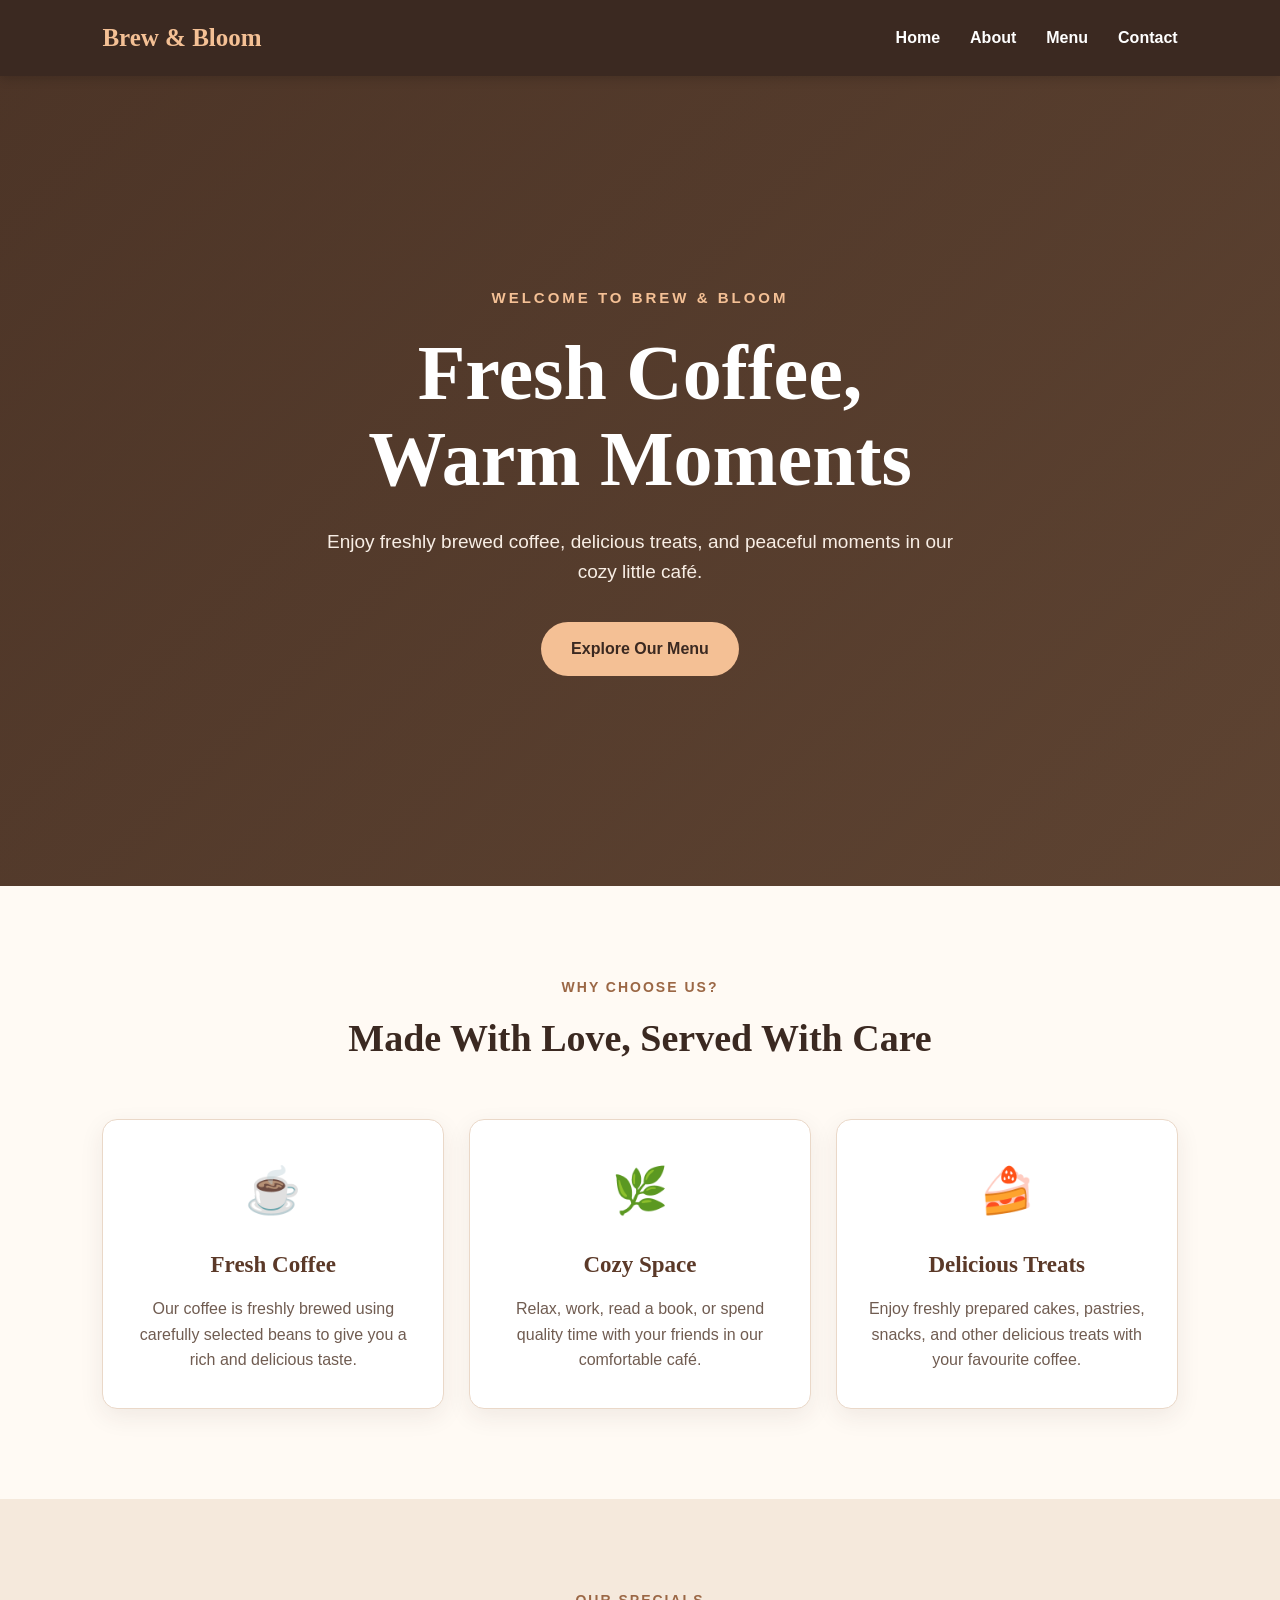
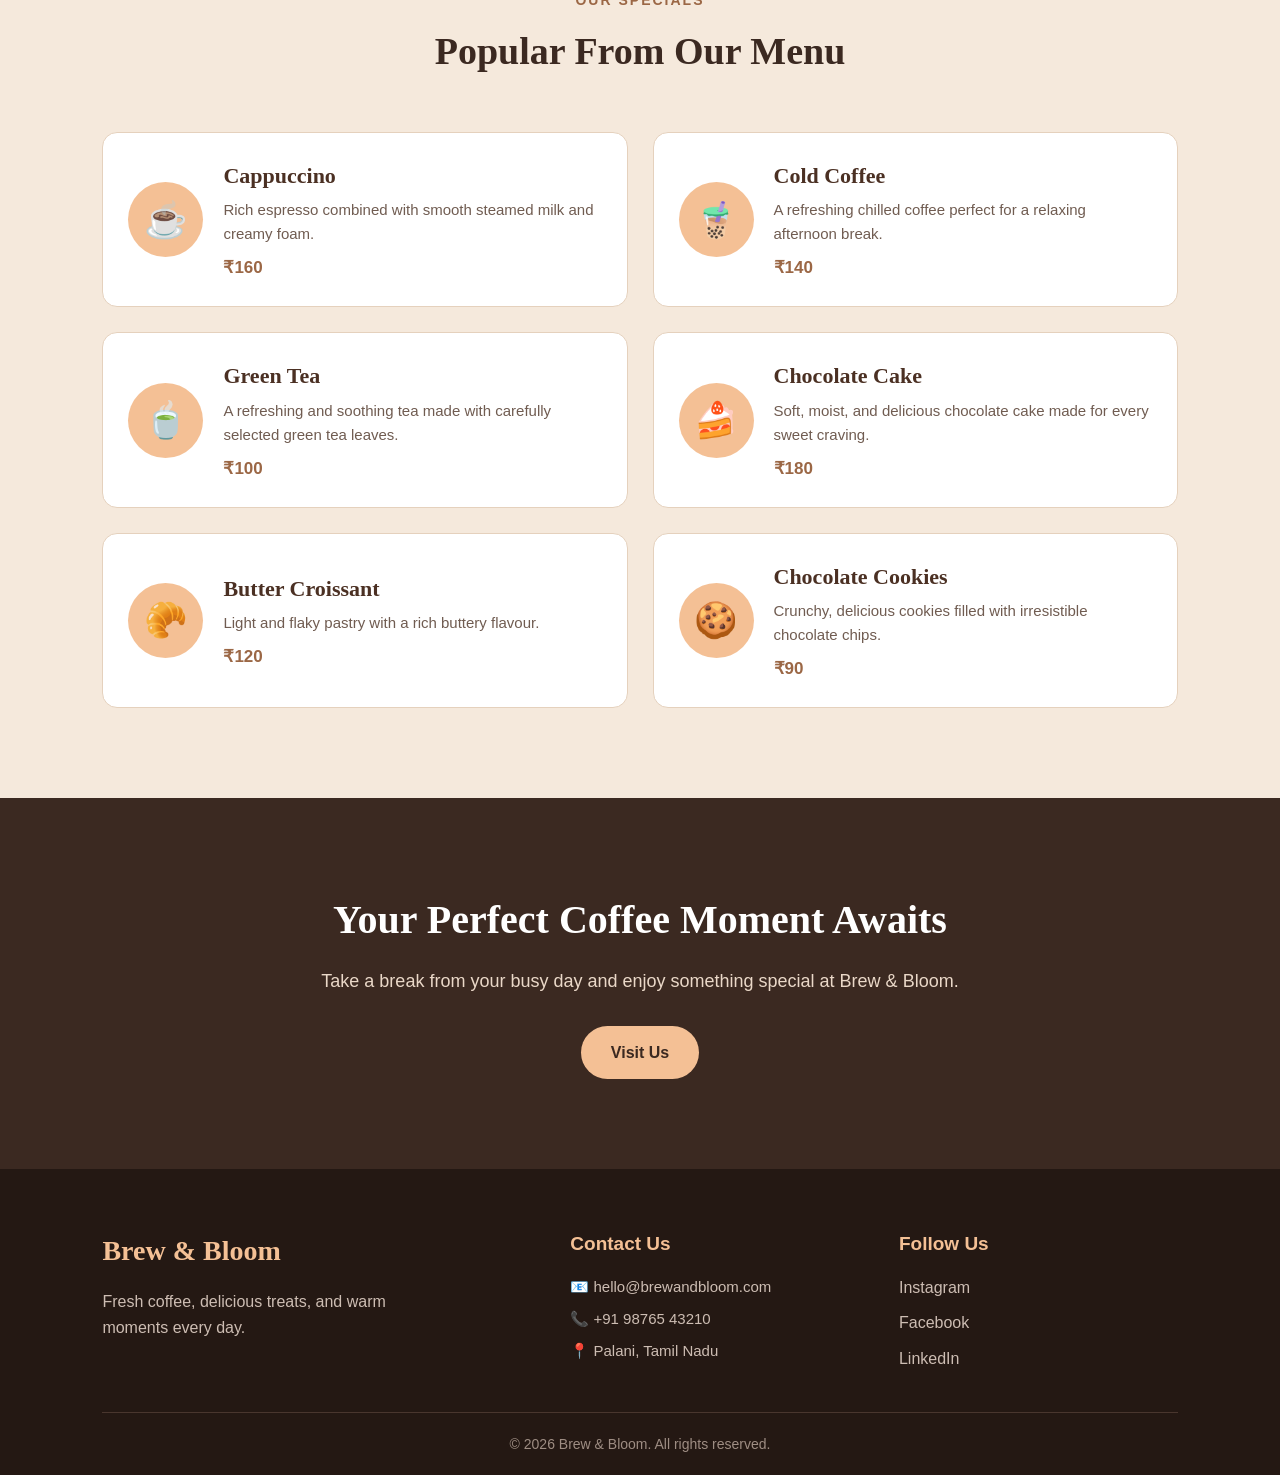
<file: WebDev-L1-LandingPage/index.html>
<!DOCTYPE html>
<html lang="en">

<head>
    <meta charset="UTF-8">
    <meta name="viewport" content="width=device-width, initial-scale=1.0">

    <title>Brew & Bloom | Fresh Coffee & Warm Moments</title>

    <link rel="stylesheet" href="style.css">
</head>

<body>

    <!-- Navigation Bar -->
    <nav class="navbar">

        <div class="logo">
            Brew & Bloom
        </div>

        <div class="nav-links">
            <a href="#home">Home</a>
            <a href="#about">About</a>
            <a href="#menu">Menu</a>
            <a href="#contact">Contact</a>
        </div>

    </nav>


    <!-- Hero Section -->
    <section id="home" class="hero">

        <div class="hero-content">

            <p class="small-title">WELCOME TO BREW & BLOOM</p>

            <h1>
                Fresh Coffee,<br>
                Warm Moments
            </h1>

            <p class="hero-text">
                Enjoy freshly brewed coffee, delicious treats,
                and peaceful moments in our cozy little café.
            </p>

            <a href="#menu" class="button">
                Explore Our Menu
            </a>

        </div>

    </section>


    <!-- About Section -->
    <section id="about" class="about section">

        <div class="section-heading">
            <p>WHY CHOOSE US?</p>
            <h2>Made With Love, Served With Care</h2>
        </div>

        <div class="cards">

            <div class="card">

                <div class="icon">☕</div>

                <h3>Fresh Coffee</h3>

                <p>
                    Our coffee is freshly brewed using carefully
                    selected beans to give you a rich and delicious taste.
                </p>

            </div>


            <div class="card">

                <div class="icon">🌿</div>

                <h3>Cozy Space</h3>

                <p>
                    Relax, work, read a book, or spend quality time
                    with your friends in our comfortable café.
                </p>

            </div>


            <div class="card">

                <div class="icon">🍰</div>

                <h3>Delicious Treats</h3>

                <p>
                    Enjoy freshly prepared cakes, pastries, snacks,
                    and other delicious treats with your favourite coffee.
                </p>

            </div>

        </div>

    </section>


    <!-- Menu Section -->
    <section id="menu" class="menu section">

        <div class="section-heading">
            <p>OUR SPECIALS</p>
            <h2>Popular From Our Menu</h2>
        </div>


        <div class="menu-grid">

            <!-- Menu Item 1 -->
            <div class="menu-card">

                <div class="menu-icon">
                    ☕
                </div>

                <div class="menu-content">

                    <h3>Cappuccino</h3>

                    <p>
                        Rich espresso combined with smooth
                        steamed milk and creamy foam.
                    </p>

                    <span class="price">₹160</span>

                </div>

            </div>


            <!-- Menu Item 2 -->
            <div class="menu-card">

                <div class="menu-icon">
                    🧋
                </div>

                <div class="menu-content">

                    <h3>Cold Coffee</h3>

                    <p>
                        A refreshing chilled coffee perfect
                        for a relaxing afternoon break.
                    </p>

                    <span class="price">₹140</span>

                </div>

            </div>


            <!-- Menu Item 3 -->
            <div class="menu-card">

                <div class="menu-icon">
                    🍵
                </div>

                <div class="menu-content">

                    <h3>Green Tea</h3>

                    <p>
                        A refreshing and soothing tea made
                        with carefully selected green tea leaves.
                    </p>

                    <span class="price">₹100</span>

                </div>

            </div>


            <!-- Menu Item 4 -->
            <div class="menu-card">

                <div class="menu-icon">
                    🍰
                </div>

                <div class="menu-content">

                    <h3>Chocolate Cake</h3>

                    <p>
                        Soft, moist, and delicious chocolate cake
                        made for every sweet craving.
                    </p>

                    <span class="price">₹180</span>

                </div>

            </div>


            <!-- Menu Item 5 -->
            <div class="menu-card">

                <div class="menu-icon">
                    🥐
                </div>

                <div class="menu-content">

                    <h3>Butter Croissant</h3>

                    <p>
                        Light and flaky pastry with a rich
                        buttery flavour.
                    </p>

                    <span class="price">₹120</span>

                </div>

            </div>


            <!-- Menu Item 6 -->
            <div class="menu-card">

                <div class="menu-icon">
                    🍪
                </div>

                <div class="menu-content">

                    <h3>Chocolate Cookies</h3>

                    <p>
                        Crunchy, delicious cookies filled with
                        irresistible chocolate chips.
                    </p>

                    <span class="price">₹90</span>

                </div>

            </div>

        </div>

    </section>


    <!-- Call To Action Section -->
    <section class="cta">

        <div class="cta-content">

            <h2>Your Perfect Coffee Moment Awaits</h2>

            <p>
                Take a break from your busy day and enjoy
                something special at Brew & Bloom.
            </p>

            <a href="#contact" class="button">
                Visit Us
            </a>

        </div>

    </section>


    <!-- Contact / Footer -->
    <footer id="contact">

        <div class="footer-content">

            <div class="footer-about">

                <h2>Brew & Bloom</h2>

                <p>
                    Fresh coffee, delicious treats,
                    and warm moments every day.
                </p>

            </div>


            <div class="footer-contact">

                <h3>Contact Us</h3>

                <p>
                    📧
                    <a href="mailto:hello@brewandbloom.com">
                        hello@brewandbloom.com
                    </a>
                </p>

                <p>
                    📞
                    <a href="tel:+919876543210">
                        +91 98765 43210
                    </a>
                </p>

                <p>
                    📍 Palani, Tamil Nadu
                </p>

            </div>


            <div class="footer-social">

                <h3>Follow Us</h3>

                <div class="social-links">

                    <a href="#" target="_blank">
                        Instagram
                    </a>

                    <a href="#" target="_blank">
                        Facebook
                    </a>

                    <a href="#" target="_blank">
                        LinkedIn
                    </a>

                </div>

            </div>

        </div>


        <div class="footer-bottom">

            <p>
                © 2026 Brew & Bloom. All rights reserved.
            </p>

        </div>

    </footer>


</body>

</html>
</file>
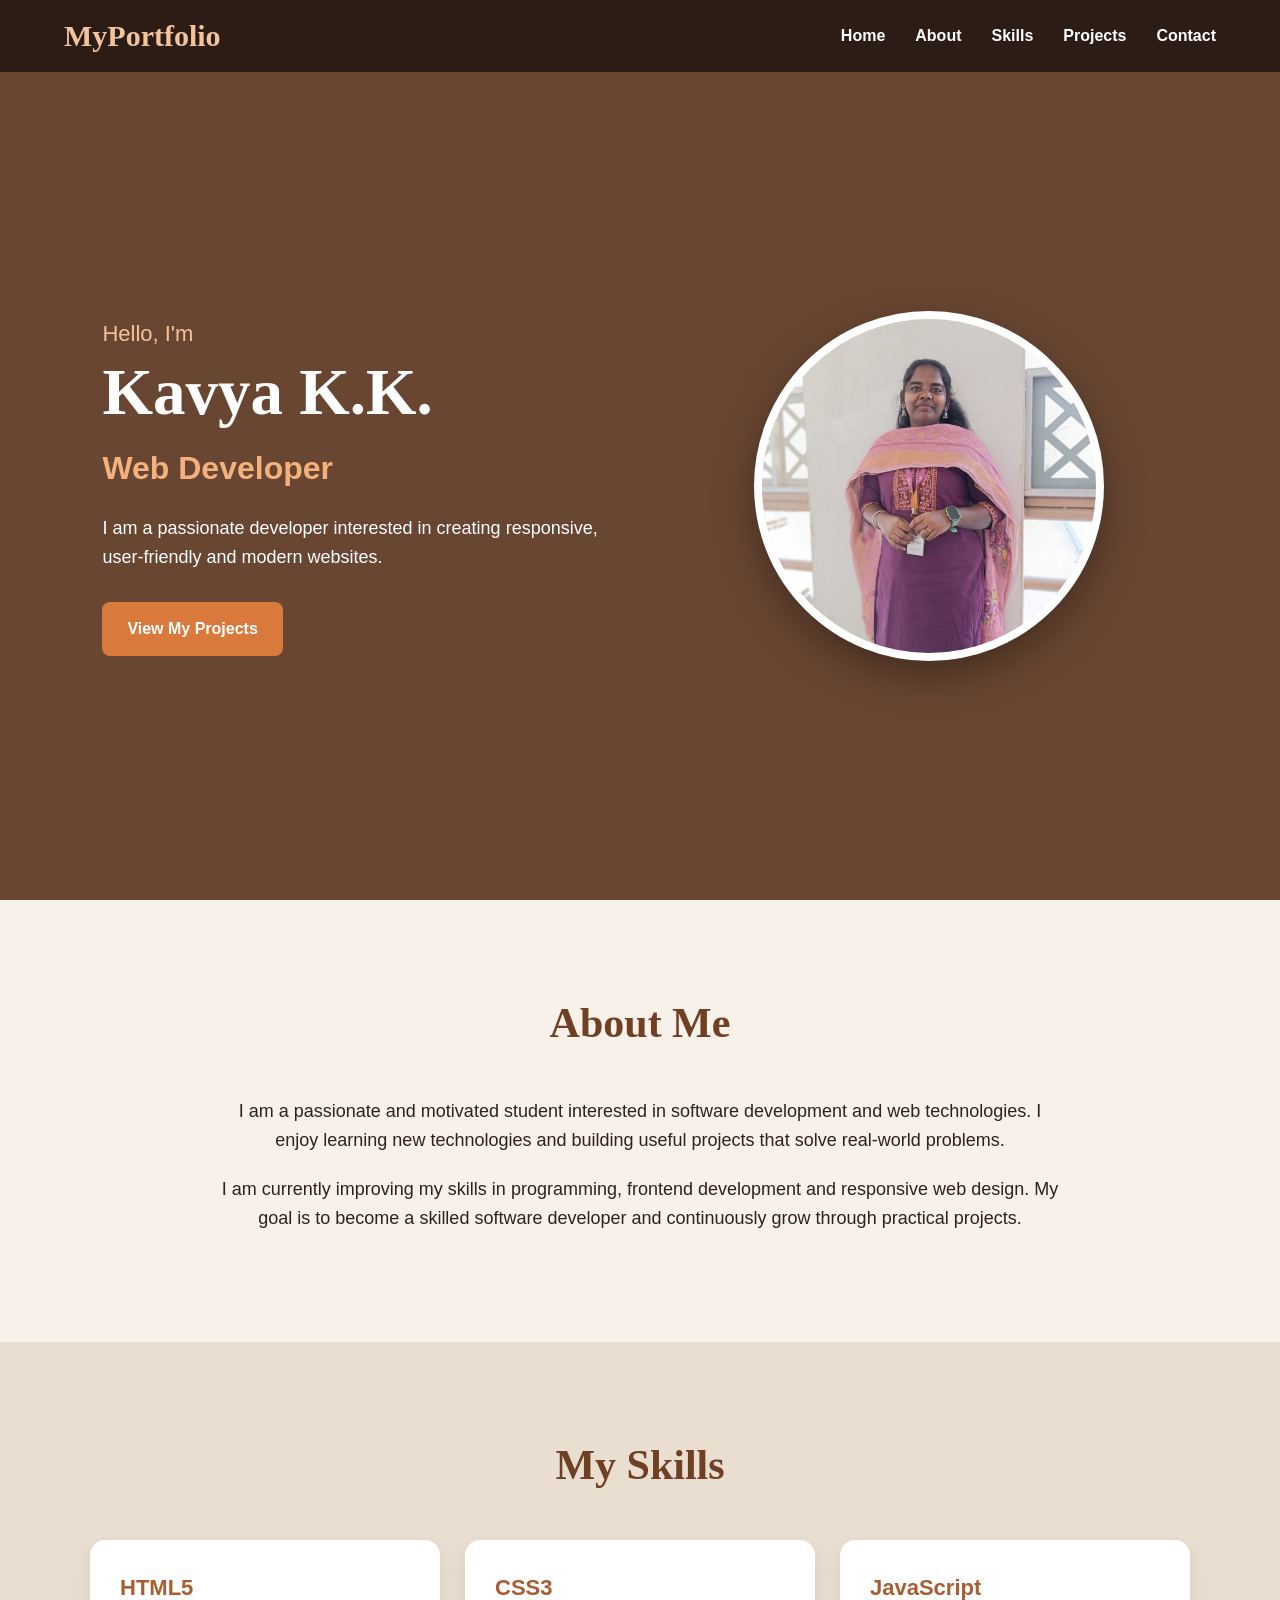
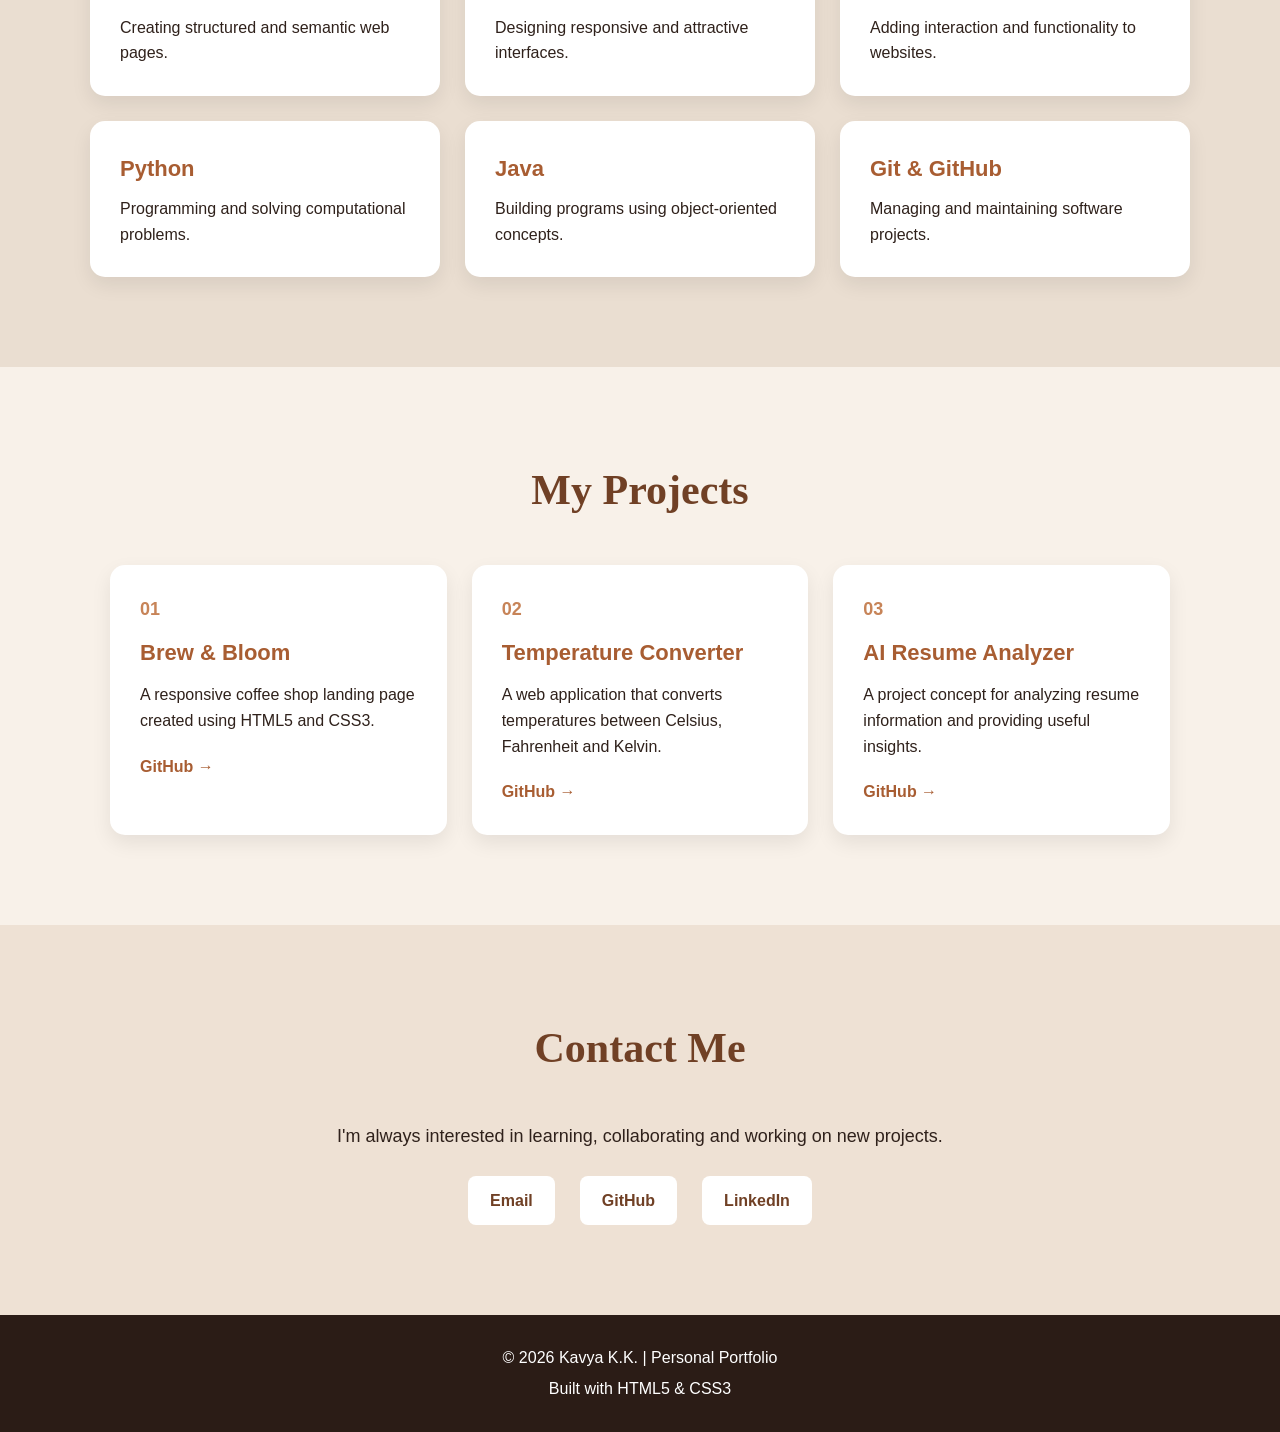
<file: WebDev-L1-Portfolio/index.html>
<!DOCTYPE html>
<html lang="en">

<head>
    <meta charset="UTF-8">
    <meta name="viewport" content="width=device-width, initial-scale=1.0">

    <title>Kavya K.K. | Personal Portfolio</title>

    <link rel="stylesheet" href="style1.css">
</head>

<body>

    <!-- NAVIGATION BAR -->
    <header>
        <nav class="navbar">

            <div class="logo">MyPortfolio</div>

            <ul class="nav-links">
                <li><a href="#home">Home</a></li>
                <li><a href="#about">About</a></li>
                <li><a href="#skills">Skills</a></li>
                <li><a href="#projects">Projects</a></li>
                <li><a href="#contact">Contact</a></li>
            </ul>

        </nav>
    </header>


    <!-- HOME SECTION -->
    <section id="home" class="hero">

        <div class="hero-content">

            <p class="hello">Hello, I'm</p>

            <h1>Kavya K.K.</h1>

            <h2>Web Developer</h2>

            <p class="intro">
                I am a passionate developer interested in creating
                responsive, user-friendly and modern websites.
            </p>

            <a href="#projects" class="btn">
                View My Projects
            </a>

        </div>


        <!-- PROFILE PHOTO -->
        <div class="profile-container">

            <div class="profile-circle">
                <img src="profile.jpg" alt="Kavya K.K.">
            </div>

        </div>

    </section>


    <!-- ABOUT SECTION -->
    <section id="about" class="section">

        <h2>About Me</h2>

        <div class="about-content">

            <p>
                I am a passionate and motivated student interested in
                software development and web technologies. I enjoy
                learning new technologies and building useful projects
                that solve real-world problems.
            </p>

            <p>
                I am currently improving my skills in programming,
                frontend development and responsive web design. My goal
                is to become a skilled software developer and continuously
                grow through practical projects.
            </p>

        </div>

    </section>


    <!-- SKILLS SECTION -->
    <section id="skills" class="section skills-section">

        <h2>My Skills</h2>

        <div class="skills-container">

            <div class="skill-card">
                <h3>HTML5</h3>
                <p>Creating structured and semantic web pages.</p>
            </div>

            <div class="skill-card">
                <h3>CSS3</h3>
                <p>Designing responsive and attractive interfaces.</p>
            </div>

            <div class="skill-card">
                <h3>JavaScript</h3>
                <p>Adding interaction and functionality to websites.</p>
            </div>

            <div class="skill-card">
                <h3>Python</h3>
                <p>Programming and solving computational problems.</p>
            </div>

            <div class="skill-card">
                <h3>Java</h3>
                <p>Building programs using object-oriented concepts.</p>
            </div>

            <div class="skill-card">
                <h3>Git & GitHub</h3>
                <p>Managing and maintaining software projects.</p>
            </div>

        </div>

    </section>


    <!-- PROJECTS SECTION -->
    <section id="projects" class="section">

        <h2>My Projects</h2>

        <div class="projects-container">

            <!-- PROJECT 1 -->
            <div class="project-card">

                <span class="project-number">01</span>

                <h3>Brew & Bloom</h3>

                <p>
                    A responsive coffee shop landing page created
                    using HTML5 and CSS3.
                </p>

                <a href="#" class="project-link">
                    GitHub →
                </a>

            </div>


            <!-- PROJECT 2 -->
            <div class="project-card">

                <span class="project-number">02</span>

                <h3>Temperature Converter</h3>

                <p>
                    A web application that converts temperatures
                    between Celsius, Fahrenheit and Kelvin.
                </p>

                <a href="#" class="project-link">
                    GitHub →
                </a>

            </div>


            <!-- PROJECT 3 -->
            <div class="project-card">

                <span class="project-number">03</span>

                <h3>AI Resume Analyzer</h3>

                <p>
                    A project concept for analyzing resume information
                    and providing useful insights.
                </p>

                <a href="#" class="project-link">
                    GitHub →
                </a>

            </div>

        </div>

    </section>


    <!-- CONTACT SECTION -->
    <section id="contact" class="section contact-section">

        <h2>Contact Me</h2>

        <p>
            I'm always interested in learning, collaborating and
            working on new projects.
        </p>

        <div class="contact-links">

            <a href="mailto:kavya@example.com">
                Email
            </a>

            <a href="https://github.com/" target="_blank">
                GitHub
            </a>

            <a href="https://www.linkedin.com/" target="_blank">
                LinkedIn
            </a>

        </div>

    </section>


    <!-- FOOTER -->
    <footer>

        <p>
            © 2026 Kavya K.K. | Personal Portfolio
        </p>

        <p>
            Built with HTML5 & CSS3
        </p>

    </footer>

</body>

</html>
</file>
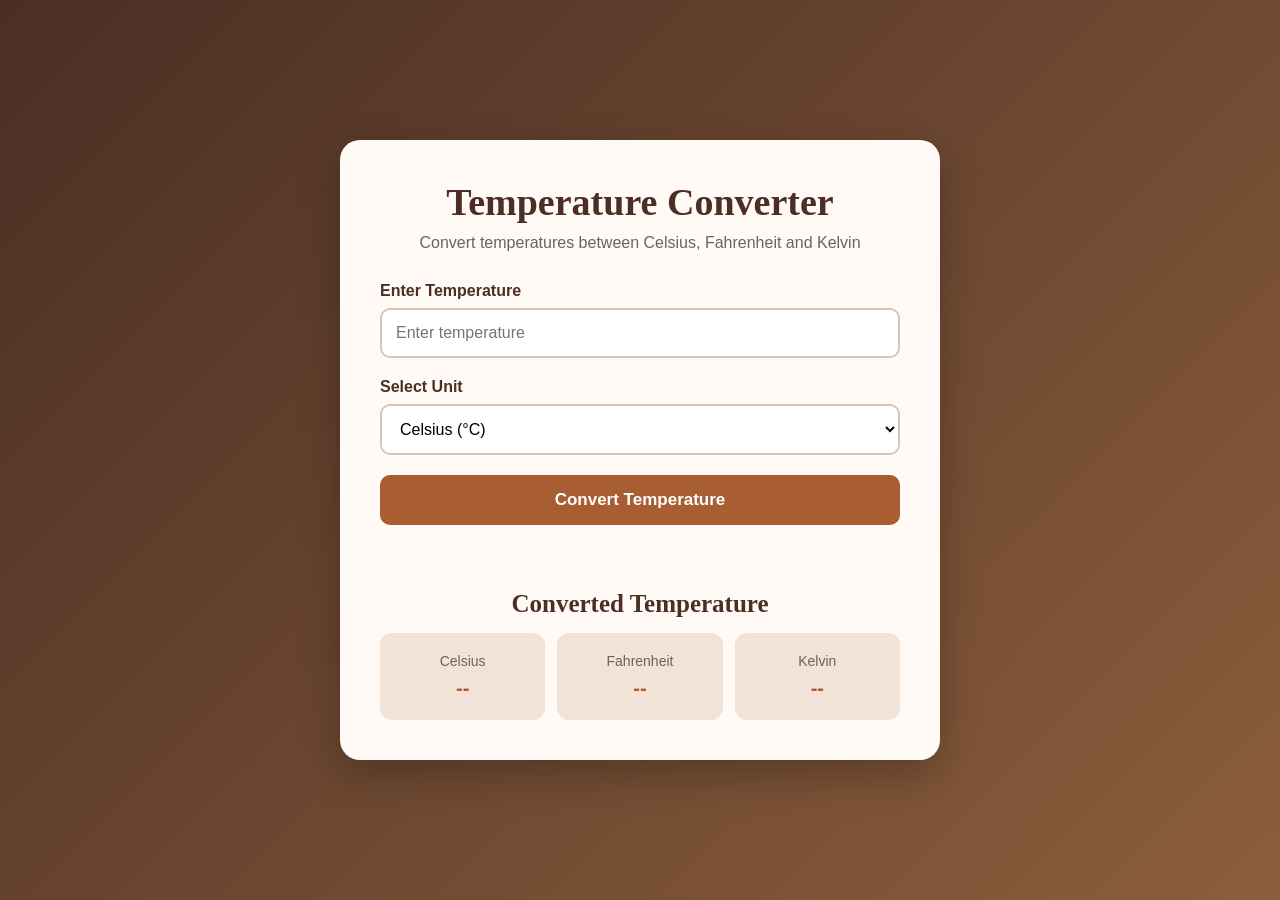
<file: WebDev-L1-TemperatureConverter/index.html>
<!DOCTYPE html>
<html lang="en">

<head>
    <meta charset="UTF-8">
    <meta name="viewport" content="width=device-width, initial-scale=1.0">
    <title>Temperature Converter</title>
    <link rel="stylesheet" href="style.css">
</head>

<body>

    <div class="container">

        <div class="converter">

            <h1>Temperature Converter</h1>

            <p class="subtitle">
                Convert temperatures between Celsius, Fahrenheit and Kelvin
            </p>

            <div class="input-group">
                <label for="temperature">Enter Temperature</label>

                <input
                    type="number"
                    id="temperature"
                    placeholder="Enter temperature"
                    step="any"
                >
            </div>

            <div class="input-group">
                <label for="unit">Select Unit</label>

                <select id="unit">
                    <option value="celsius">Celsius (°C)</option>
                    <option value="fahrenheit">Fahrenheit (°F)</option>
                    <option value="kelvin">Kelvin (K)</option>
                </select>
            </div>

            <button id="convertBtn">
                Convert Temperature
            </button>

            <p id="errorMessage"></p>

            <div class="results">

                <h2>Converted Temperature</h2>

                <div class="result-box">

                    <div class="result">
                        <span>Celsius</span>
                        <strong id="celsiusResult">--</strong>
                    </div>

                    <div class="result">
                        <span>Fahrenheit</span>
                        <strong id="fahrenheitResult">--</strong>
                    </div>

                    <div class="result">
                        <span>Kelvin</span>
                        <strong id="kelvinResult">--</strong>
                    </div>

                </div>

            </div>

        </div>

    </div>

    <script src="script.js"></script>

</body>

</html>
</file>
<file: WebDev-L1-LandingPage/style.css>
* {
    margin: 0;
    padding: 0;
    box-sizing: border-box;
}

html {
    scroll-behavior: smooth;
}

body {
    font-family: Arial, Helvetica, sans-serif;
    background: #fffaf4;
    color: #3b2921;
    line-height: 1.6;
}

/* NAVBAR */

.navbar {
    position: sticky;
    top: 0;
    z-index: 1000;

    display: flex;
    justify-content: space-between;
    align-items: center;

    padding: 18px 8%;

    background: #3b2921;

    box-shadow: 0 3px 10px rgba(0, 0, 0, 0.15);
}

.logo {
    font-family: Georgia, serif;
    font-size: 25px;
    font-weight: bold;
    color: #f4c095;
}

.nav-links {
    display: flex;
    gap: 30px;
}

.nav-links a {
    text-decoration: none;
    color: white;
    font-size: 16px;
    font-weight: bold;
    transition: 0.3s;
}

.nav-links a:hover {
    color: #f4c095;
}

/* HERO */

.hero {
    min-height: 90vh;

    display: flex;
    justify-content: center;
    align-items: center;

    text-align: center;
    padding: 80px 20px;

    background:
        linear-gradient(
            rgba(59, 41, 33, 0.78),
            rgba(59, 41, 33, 0.78)
        ),
        linear-gradient(135deg, #8b5e3c, #d8a06d);
}

.hero-content {
    max-width: 800px;
}

.small-title {
    color: #f4c095;
    font-size: 15px;
    font-weight: bold;
    letter-spacing: 3px;
    margin-bottom: 20px;
}

.hero h1 {
    font-family: Georgia, serif;
    color: white;
    font-size: clamp(45px, 7vw, 78px);
    line-height: 1.1;
    margin-bottom: 25px;
}

.hero-text {
    max-width: 650px;
    margin: 0 auto 35px;
    color: #f8eee5;
    font-size: 19px;
}

/* BUTTON */

.button {
    display: inline-block;

    padding: 14px 30px;

    background: #f4c095;
    color: #3b2921;

    text-decoration: none;
    font-size: 16px;
    font-weight: bold;

    border-radius: 30px;

    transition: 0.3s;
}

.button:hover {
    transform: translateY(-3px);
    background: white;
}

/* SECTIONS */

.section {
    padding: 90px 8%;
}

.section-heading {
    text-align: center;
    max-width: 700px;
    margin: 0 auto 50px;
}

.section-heading p {
    color: #9b6745;
    font-size: 14px;
    font-weight: bold;
    letter-spacing: 2px;
    margin-bottom: 10px;
}

.section-heading h2 {
    font-family: Georgia, serif;
    font-size: 38px;
    color: #3b2921;
}

/* ABOUT */

.about {
    background: #fffaf4;
}

.cards {
    display: grid;
    grid-template-columns: repeat(3, 1fr);
    gap: 25px;
    max-width: 1100px;
    margin: auto;
}

.card {
    background: white;
    padding: 35px 28px;
    text-align: center;
    border-radius: 15px;
    border: 1px solid #ead8c8;
    box-shadow: 0 8px 25px rgba(59, 41, 33, 0.08);
    transition: 0.3s;
}

.card:hover {
    transform: translateY(-8px);
}

.icon {
    font-size: 45px;
    margin-bottom: 20px;
}

.card h3 {
    font-family: Georgia, serif;
    font-size: 23px;
    margin-bottom: 12px;
    color: #5b3928;
}

.card p {
    color: #705c51;
    font-size: 16px;
}

/* MENU */

.menu {
    background: #f5e9dc;
}

.menu-grid {
    max-width: 1100px;
    margin: auto;

    display: grid;
    grid-template-columns: repeat(2, 1fr);

    gap: 25px;
}

.menu-card {
    display: flex;
    align-items: center;
    gap: 20px;

    padding: 25px;

    background: white;
    border-radius: 15px;
    border: 1px solid #e5d1bd;

    transition: 0.3s;
}

.menu-card:hover {
    transform: translateY(-5px);
    box-shadow: 0 12px 25px rgba(59, 41, 33, 0.12);
}

.menu-icon {
    min-width: 75px;
    height: 75px;

    display: flex;
    justify-content: center;
    align-items: center;

    border-radius: 50%;
    background: #f4c095;

    font-size: 35px;
}

.menu-content {
    flex: 1;
}

.menu-content h3 {
    font-family: Georgia, serif;
    font-size: 22px;
    color: #4b3023;
    margin-bottom: 5px;
}

.menu-content p {
    color: #705c51;
    font-size: 15px;
    margin-bottom: 8px;
}

.price {
    font-size: 17px;
    font-weight: bold;
    color: #9b6745;
}

/* CTA */

.cta {
    padding: 90px 20px;
    text-align: center;
    background: #3b2921;
}

.cta-content {
    max-width: 750px;
    margin: auto;
}

.cta h2 {
    font-family: Georgia, serif;
    color: white;
    font-size: 40px;
    margin-bottom: 15px;
}

.cta p {
    color: #ead8c8;
    font-size: 18px;
    margin-bottom: 30px;
}

/* FOOTER */

footer {
    background: #241813;
    color: white;
    padding: 60px 8% 20px;
}

.footer-content {
    max-width: 1100px;
    margin: auto;

    display: grid;
    grid-template-columns: 1.5fr 1fr 1fr;

    gap: 50px;
    padding-bottom: 40px;
}

.footer-about h2 {
    font-family: Georgia, serif;
    color: #f4c095;
    font-size: 28px;
    margin-bottom: 15px;
}

.footer-about p {
    color: #cdbdb3;
    max-width: 300px;
}

.footer-content h3 {
    color: #f4c095;
    font-size: 19px;
    margin-bottom: 15px;
}

.footer-contact p {
    color: #cdbdb3;
    margin-bottom: 8px;
    font-size: 15px;
}

.footer-contact a {
    color: #cdbdb3;
    text-decoration: none;
}

.footer-contact a:hover {
    color: #f4c095;
}

.social-links {
    display: flex;
    flex-direction: column;
    gap: 10px;
}

.social-links a {
    width: fit-content;
    color: #cdbdb3;
    text-decoration: none;
    transition: 0.3s;
}

.social-links a:hover {
    color: #f4c095;
    transform: translateX(5px);
}

.footer-bottom {
    max-width: 1100px;
    margin: auto;
    padding-top: 20px;
    text-align: center;
    border-top: 1px solid #49362e;
}

.footer-bottom p {
    color: #9e8d83;
    font-size: 14px;
}

/* TABLET */

@media (max-width: 800px) {

    .navbar {
        padding: 16px 5%;
    }

    .nav-links {
        gap: 15px;
    }

    .nav-links a {
        font-size: 14px;
    }

    .cards {
        grid-template-columns: 1fr;
    }

    .menu-grid {
        grid-template-columns: 1fr;
    }

    .footer-content {
        grid-template-columns: 1fr 1fr;
    }
}

/* MOBILE */

@media (max-width: 600px) {

    .navbar {
        flex-direction: column;
        gap: 12px;
        padding: 15px 20px;
    }

    .nav-links {
        width: 100%;
        justify-content: center;
        gap: 14px;
    }

    .nav-links a {
        font-size: 13px;
    }

    .hero {
        min-height: 80vh;
        padding: 60px 20px;
    }

    .small-title {
        font-size: 12px;
        letter-spacing: 2px;
    }

    .hero h1 {
        font-size: 44px;
    }

    .hero-text {
        font-size: 16px;
    }

    .section {
        padding: 65px 20px;
    }

    .section-heading h2 {
        font-size: 30px;
    }

    .menu-card {
        flex-direction: column;
        text-align: center;
    }

    .cta {
        padding: 70px 20px;
    }

    .cta h2 {
        font-size: 30px;
    }

    .cta p {
        font-size: 16px;
    }

    footer {
        padding: 50px 20px 20px;
    }

    .footer-content {
        grid-template-columns: 1fr;
        text-align: center;
        gap: 30px;
    }

    .footer-about p {
        margin: auto;
    }

    .social-links {
        align-items: center;
    }
}
</file>
<file: WebDev-L1-Portfolio/style1.css>
/* =========================
   BASIC RESET
========================= */

* {
    margin: 0;
    padding: 0;
    box-sizing: border-box;
}

html {
    scroll-behavior: smooth;
}

body {
    font-family: Arial, sans-serif;
    background-color: #f8f1e9;
    color: #2f211b;
    line-height: 1.6;
}

a {
    text-decoration: none;
}


/* =========================
   NAVIGATION
========================= */

header {
    background-color: #2b1c16;
    position: sticky;
    top: 0;
    z-index: 1000;
}

.navbar {
    width: 90%;
    max-width: 1200px;
    margin: auto;

    min-height: 72px;

    display: flex;
    align-items: center;
    justify-content: space-between;
}

.logo {
    color: #f2c39d;
    font-family: Georgia, serif;
    font-size: 30px;
    font-weight: bold;
}

.nav-links {
    list-style: none;

    display: flex;
    gap: 30px;
}

.nav-links a {
    color: white;
    font-size: 16px;
    font-weight: bold;
}

.nav-links a:hover {
    color: #f2a66d;
}


/* =========================
   HOME / HERO
========================= */

.hero {
    min-height: calc(100vh - 72px);

    background-color: #694632;

    display: flex;
    align-items: center;
    justify-content: center;

    gap: 80px;

    padding: 60px 8%;
}

.hero-content {
    width: 50%;
    max-width: 600px;
}

.hello {
    color: #f5c29b;
    font-size: 22px;
    margin-bottom: 5px;
}

.hero-content h1 {
    color: white;
    font-family: Georgia, serif;
    font-size: 65px;
    line-height: 1.1;
    margin-bottom: 15px;
}

.hero-content h2 {
    color: #f4b17d;
    font-size: 32px;
    margin-bottom: 20px;
}

.intro {
    color: white;
    font-size: 18px;
    max-width: 550px;
    margin-bottom: 30px;
}


/* =========================
   BUTTON
========================= */

.btn {
    display: inline-block;

    background-color: #d9793c;
    color: white;

    padding: 14px 25px;

    border-radius: 8px;

    font-weight: bold;

    transition: 0.3s;
}

.btn:hover {
    background-color: #b95e28;
    transform: translateY(-2px);
}


/* =========================
   PROFILE PHOTO
========================= */

.profile-container {
    width: 50%;

    display: flex;
    align-items: center;
    justify-content: center;
}

.profile-circle {
    width: 350px;
    height: 350px;

    border-radius: 50%;

    overflow: hidden;

    border: 8px solid white;

    background-color: #eeeeee;

    box-shadow: 0 15px 40px rgba(0, 0, 0, 0.35);
}

.profile-circle img {
    width: 100%;
    height: 100%;

    display: block;

    object-fit: cover;

    object-position: center;
}


/* =========================
   COMMON SECTION
========================= */

.section {
    width: 90%;
    max-width: 1100px;

    margin: auto;

    padding: 90px 20px;
}

.section > h2 {
    text-align: center;

    color: #704025;

    font-family: Georgia, serif;

    font-size: 42px;

    margin-bottom: 40px;
}


/* =========================
   ABOUT
========================= */

.about-content {
    max-width: 850px;

    margin: auto;

    text-align: center;
}

.about-content p {
    font-size: 18px;

    margin-bottom: 20px;
}


/* =========================
   SKILLS
========================= */

.skills-section {
    width: 100%;
    max-width: none;

    background-color: #eaded1;
}

.skills-section > h2 {
    width: 90%;
    max-width: 1100px;

    margin-left: auto;
    margin-right: auto;
}

.skills-container {
    width: 90%;
    max-width: 1100px;

    margin: auto;

    display: grid;

    grid-template-columns: repeat(3, 1fr);

    gap: 25px;
}

.skill-card {
    background-color: white;

    padding: 30px;

    border-radius: 15px;

    box-shadow: 0 8px 20px rgba(0, 0, 0, 0.08);

    transition: 0.3s;
}

.skill-card:hover {
    transform: translateY(-6px);
}

.skill-card h3 {
    color: #a85d32;

    font-size: 22px;

    margin-bottom: 10px;
}

.skill-card p {
    font-size: 16px;
}


/* =========================
   PROJECTS
========================= */

.projects-container {
    display: grid;

    grid-template-columns: repeat(3, 1fr);

    gap: 25px;
}

.project-card {
    background-color: white;

    padding: 30px;

    border-radius: 15px;

    box-shadow: 0 8px 20px rgba(0, 0, 0, 0.08);

    transition: 0.3s;
}

.project-card:hover {
    transform: translateY(-6px);
}

.project-number {
    color: #c78458;

    font-weight: bold;

    font-size: 18px;
}

.project-card h3 {
    color: #a85d32;

    font-size: 22px;

    margin: 12px 0;
}

.project-card p {
    margin-bottom: 20px;
}

.project-link {
    color: #a85d32;

    font-weight: bold;
}


/* =========================
   CONTACT
========================= */

.contact-section {
    width: 100%;
    max-width: none;

    text-align: center;

    background-color: #eee1d4;
}

.contact-section > h2,
.contact-section > p,
.contact-links {
    width: 90%;
    max-width: 1100px;

    margin-left: auto;
    margin-right: auto;
}

.contact-section p {
    font-size: 18px;

    margin-bottom: 25px;
}

.contact-links {
    display: flex;

    justify-content: center;

    gap: 25px;

    flex-wrap: wrap;
}

.contact-links a {
    color: #704025;

    background-color: white;

    padding: 12px 22px;

    border-radius: 8px;

    font-weight: bold;

    transition: 0.3s;
}

.contact-links a:hover {
    background-color: #d9793c;

    color: white;
}


/* =========================
   FOOTER
========================= */

footer {
    background-color: #2b1c16;

    color: white;

    text-align: center;

    padding: 25px;
}

footer p {
    margin: 5px;
}


/* =========================
   TABLET
========================= */

@media (max-width: 900px) {

    .hero {
        gap: 40px;

        padding: 50px 5%;
    }

    .hero-content h1 {
        font-size: 50px;
    }

    .profile-circle {
        width: 300px;
        height: 300px;
    }

    .skills-container,
    .projects-container {
        grid-template-columns: repeat(2, 1fr);
    }
}


/* =========================
   MOBILE
========================= */

@media (max-width: 650px) {

    .navbar {
        flex-direction: column;

        padding: 15px 0;

        gap: 12px;
    }

    .logo {
        font-size: 26px;
    }

    .nav-links {
        gap: 12px;

        flex-wrap: wrap;

        justify-content: center;
    }

    .nav-links a {
        font-size: 13px;
    }


    /* HERO */

    .hero {
        min-height: auto;

        flex-direction: column;

        text-align: center;

        padding: 60px 20px;

        gap: 45px;
    }

    .hero-content {
        width: 100%;
    }

    .hero-content h1 {
        font-size: 45px;
    }

    .hero-content h2 {
        font-size: 26px;
    }

    .intro {
        font-size: 16px;
    }


    /* PHOTO */

    .profile-container {
        width: 100%;
    }

    .profile-circle {
        width: 260px;
        height: 260px;
    }


    /* CARDS */

    .skills-container,
    .projects-container {
        grid-template-columns: 1fr;
    }


    /* SECTIONS */

    .section {
        padding: 65px 20px;
    }

    .section > h2 {
        font-size: 34px;
    }
}
</file>
<file: WebDev-L1-TemperatureConverter/style.css>
* {
    margin: 0;
    padding: 0;
    box-sizing: border-box;
}

body {
    min-height: 100vh;
    font-family: Arial, sans-serif;

    background: linear-gradient(135deg, #4b2e24, #8b5e3c);

    display: flex;
    align-items: center;
    justify-content: center;

    padding: 20px;
}

.container {
    width: 100%;
    max-width: 600px;
}

.converter {
    background-color: #fffaf5;

    padding: 40px;

    border-radius: 20px;

    box-shadow: 0 15px 40px rgba(0, 0, 0, 0.25);

    text-align: center;
}

h1 {
    color: #4b2e24;

    font-family: Georgia, serif;

    font-size: 38px;

    margin-bottom: 10px;
}

.subtitle {
    color: #6f625c;

    font-size: 16px;

    margin-bottom: 30px;
}

.input-group {
    text-align: left;

    margin-bottom: 20px;
}

.input-group label {
    display: block;

    color: #4b2e24;

    font-weight: bold;

    margin-bottom: 8px;
}

.input-group input,
.input-group select {
    width: 100%;

    padding: 14px;

    border: 2px solid #d8c5b8;

    border-radius: 10px;

    background-color: white;

    font-size: 16px;

    outline: none;
}

.input-group input:focus,
.input-group select:focus {
    border-color: #a85d32;
}

button {
    width: 100%;

    padding: 15px;

    border: none;

    border-radius: 10px;

    background-color: #a85d32;

    color: white;

    font-size: 17px;

    font-weight: bold;

    cursor: pointer;

    transition: 0.3s;
}

button:hover {
    background-color: #7f4223;

    transform: translateY(-2px);
}

#errorMessage {
    min-height: 25px;

    margin-top: 15px;

    color: #c0392b;

    font-weight: bold;
}

.results {
    margin-top: 25px;
}

.results h2 {
    color: #4b2e24;

    font-family: Georgia, serif;

    font-size: 25px;

    margin-bottom: 15px;
}

.result-box {
    display: grid;

    grid-template-columns: repeat(3, 1fr);

    gap: 12px;
}

.result {
    background-color: #f1e3d8;

    padding: 20px 10px;

    border-radius: 12px;
}

.result span {
    display: block;

    color: #6f625c;

    font-size: 14px;

    margin-bottom: 8px;
}

.result strong {
    display: block;

    color: #a85d32;

    font-size: 20px;
}

@media (max-width: 600px) {

    .converter {
        padding: 25px;
    }

    h1 {
        font-size: 30px;
    }

    .subtitle {
        font-size: 14px;
    }

    .result-box {
        grid-template-columns: 1fr;
    }

    .result {
        padding: 15px;
    }
}
</file>
